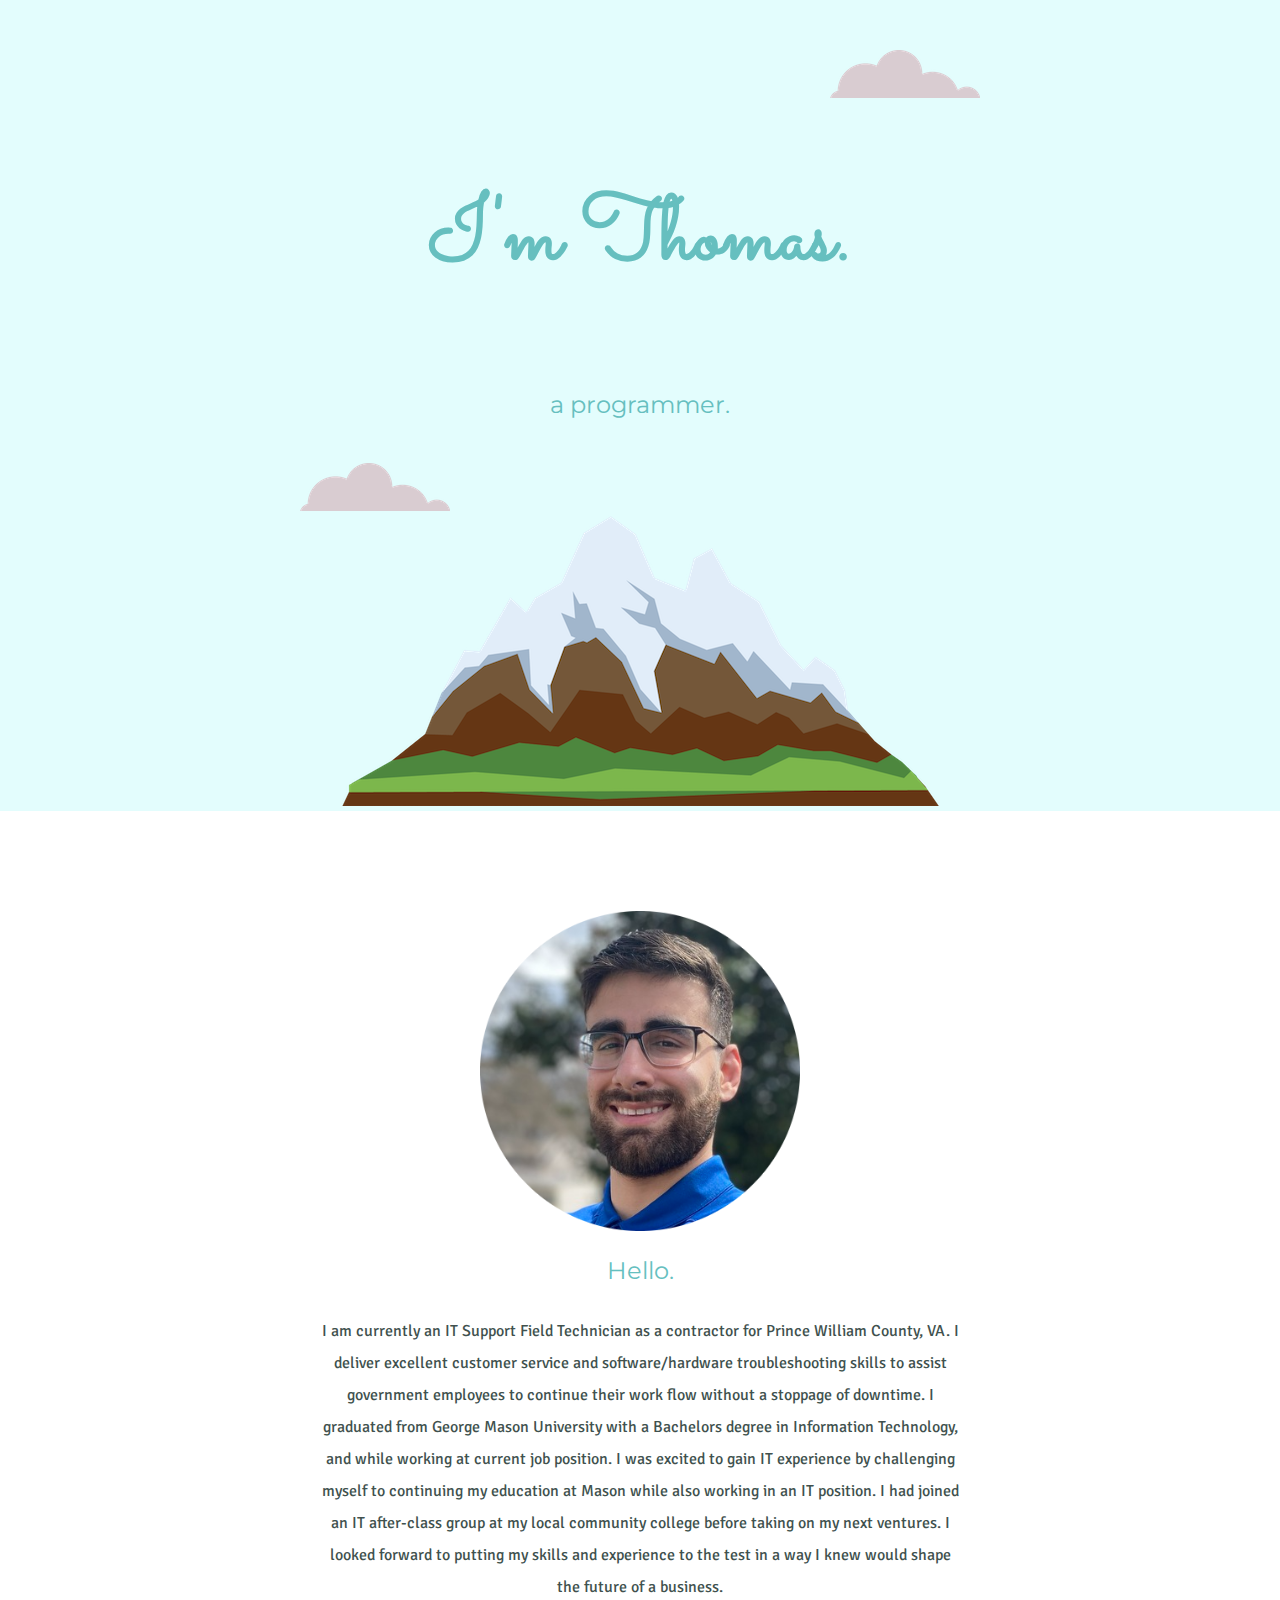
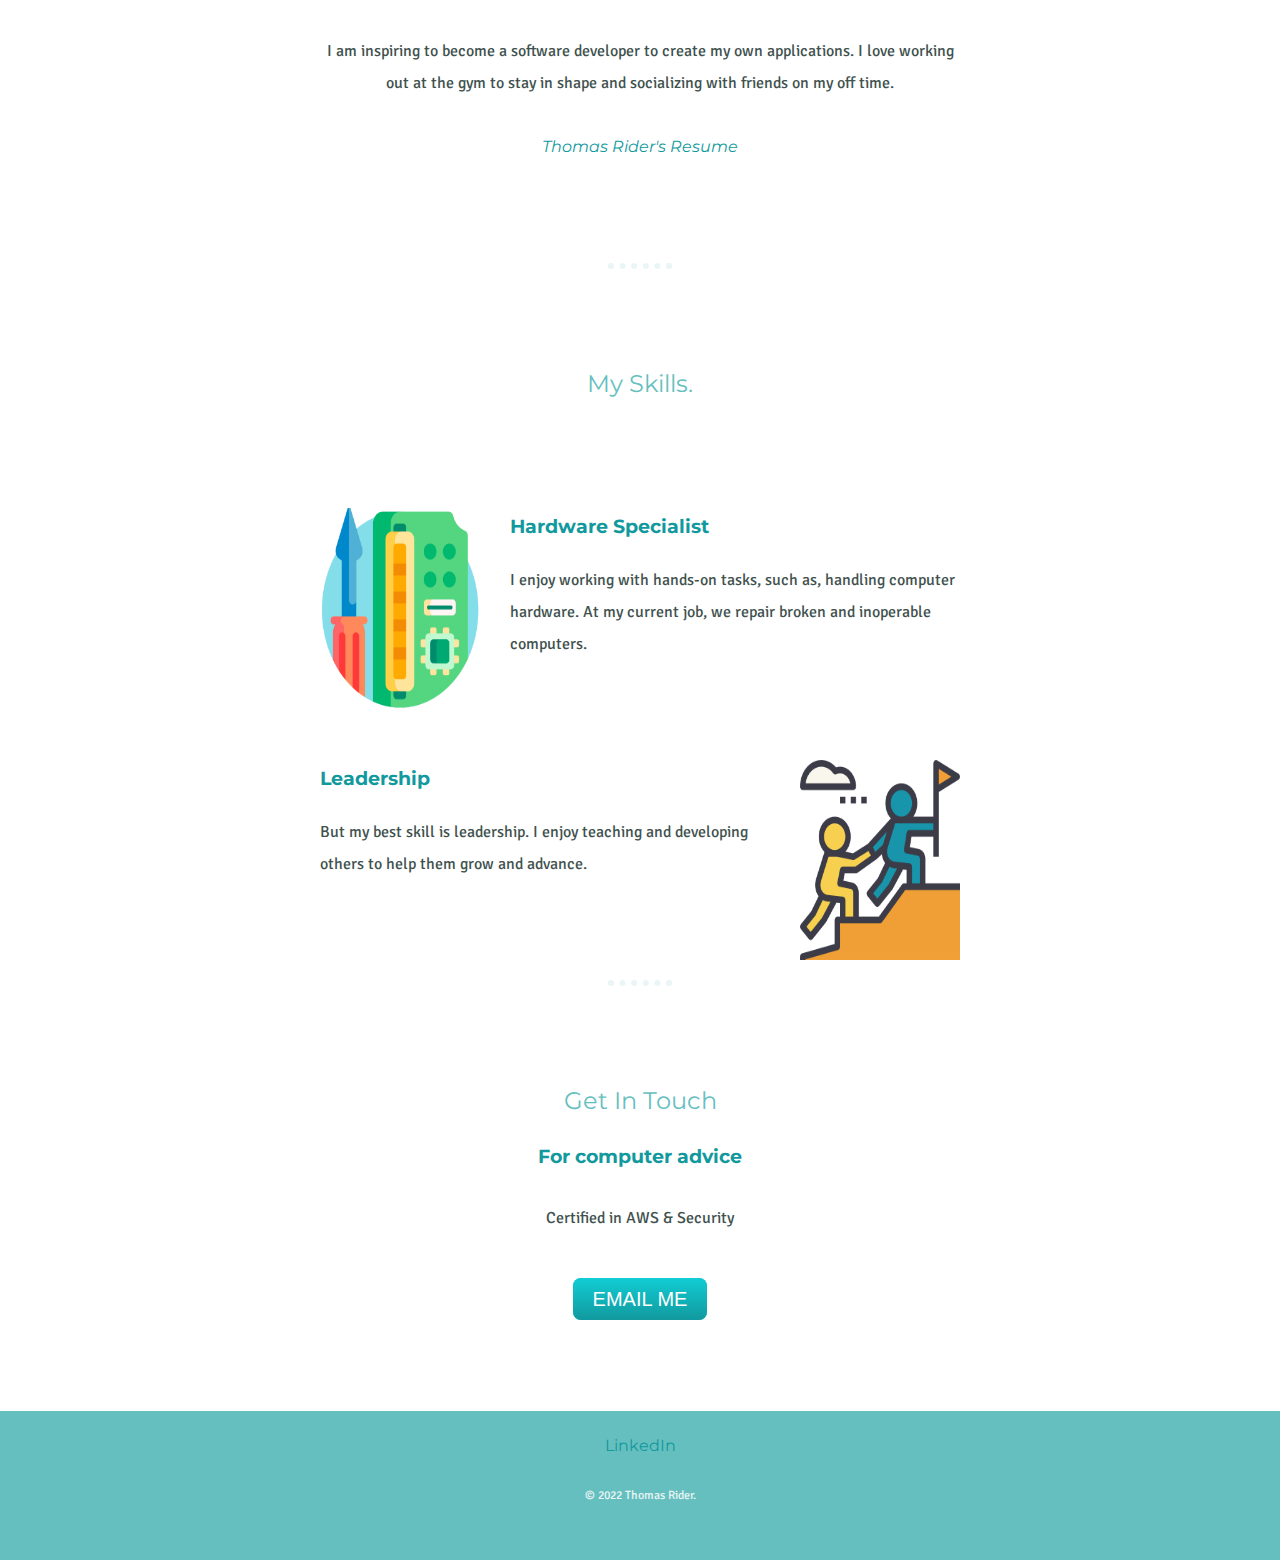
<file: index.html>
<!-- Html div tags are used to divide the body of a website.. these divided sections can be changed in different ways -->
<!-- inline elements only take up the width of the content inside.. while block elements take up the whole width of the
webpage

There are four different display element types:
 1. inline -- width can't be changed.. multiple elements can exist on the same line
 2. block -- width can be changed, but no other elements can exist on the same line
 3. inline-block -- applies the properties of both inline and block.. the best of both worlds
 4. none -- hides the elemnent from the webpage

 Position property:
    4 positions; 1. Static, 2. Relative, 3. Absolute, 4. Fixed
 -->

<!DOCTYPE html>
<html lang="en">
<head>
    <meta charset="UTF-8">
    <title>Thomas Rider</title>
    <link rel="stylesheet" href="css/styles.css">
    <link rel="icon" href="favicon.ico">
    <!-- Imbedd fonts directly into your website.. which will help visitors of your website view your site and see the font
      you intended to use upon the development of the site.. so the website doesnt have any rendering issues.
      -->
    <link rel="preconnect" href="https://fonts.googleapis.com">
    <link rel="preconnect" href="https://fonts.gstatic.com" crossorigin>
    <link href="https://fonts.googleapis.com/css2?family=Montserrat&family=Sacramento&family=Signika&display=swap" rel="stylesheet">
</head>
<body>
    <div class="top-container">
        <img class="top-cloud" src="img/cloud.png" alt="cloud-img">
        <h1>I'm Thomas.</h1>
        <h2>a programmer.</h2>
        <img class="bottom-cloud" src="img/cloud.png" alt="cloud-img">
        <img src="img/mountain.png" alt="mountain-img">
    </div>

    <div class="middle-container">
  <div class="profile">
    <img class="pic" src="profile-pic-1.png" alt="profile-img">
    <h2>Hello.</h2>
    <p class="pic-bio">I am currently an IT Support Field Technician as a contractor for Prince William County, VA. I deliver excellent customer service and software/hardware troubleshooting skills to assist government employees to continue their work flow without a stoppage of downtime. I graduated from George Mason University with a Bachelors degree in Information Technology, and while working at current job position. I was excited to gain IT experience by challenging myself to continuing my education at Mason while also working in an IT position. I had joined an IT after-class group at my local community college before taking on my next ventures. I looked forward to putting my skills and experience to the test in a way I knew would shape the future of a business. <br><br>I am inspiring to become a software developer to create my own applications. I love working out at the gym to stay in shape and socializing with friends on my off time.<br><br>
    <em><a href="resume.html">Thomas Rider's Resume</a></em></p>
  </div>
  <hr>
  <div class="skills">
    <h2>My Skills.</h2>
    <div class="skill-row">
      <img class="hardware-pic" src="hardware.png" alt="hardware-pic">
      <h3>Hardware Specialist</h3>
      <p>I enjoy working with hands-on tasks, such as, handling computer hardware. At my current job, we repair broken and inoperable computers.</p>
    </div>
    <div class="skill-row">
      <img class="leader-pic" src="leadership.png" alt="leader-img">
      <h3>Leadership</h3>
      <p>But my best skill is leadership. I enjoy teaching and developing others to help them grow and advance.</p>
    </div>
  </div>
  <hr>
      <div class="contact-me">
        <h2>Get In Touch</h2>
        <h3>For computer advice</h3>
        <p class="contact-message">Certified in AWS & Security</p>
        <a class="btn" href="mailto:thomas.e.rider@gmail.com">EMAIL ME</a>
      </div>
    </div>


    <div class="bottom-container">
      <a class="footer-link" href="https://www.linkedin.com/in/riderthomas/">LinkedIn</a>
      <!--<a class="footer-link" href="https://twitter.com/">Twitter</a>
      <a class="footer-link" href="https://www.appbrewery.co/">Website</a>-->
      <p class="copyright-text">© 2022 Thomas Rider.</p>
    </div>


</body>
</html>
</file>
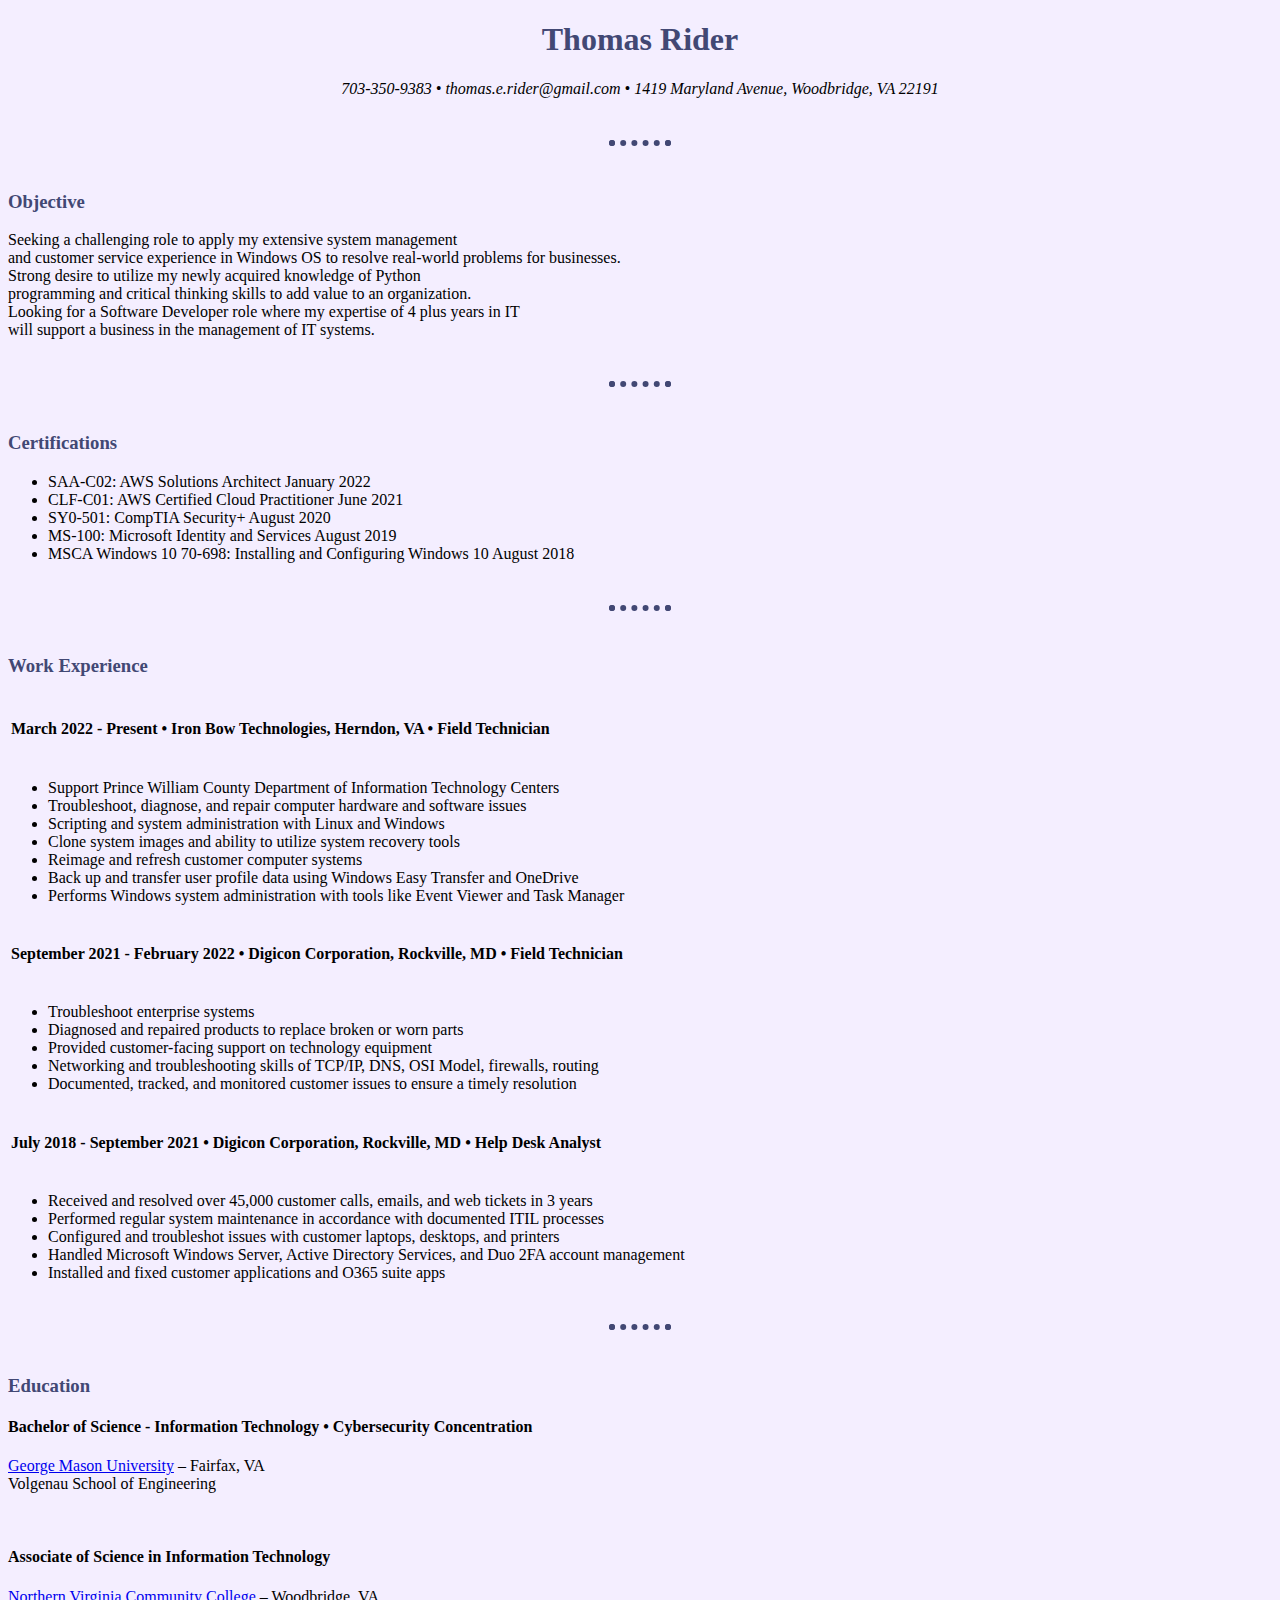
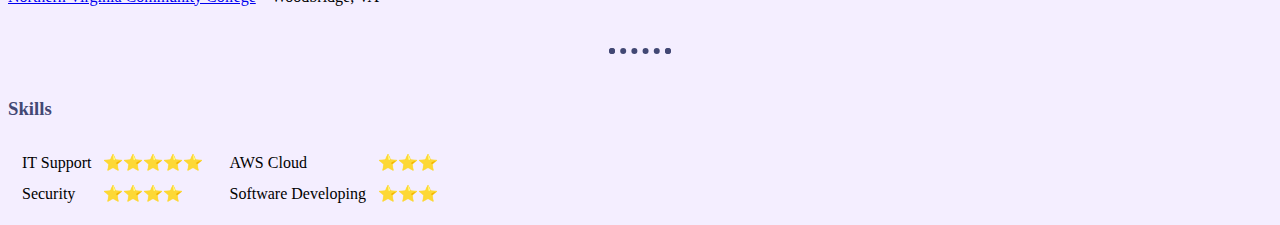
<file: resume.html>
<!-- With HTML you would need to use tables for layouts.. which is inefficient..
you're better off using Cascading Style Sheets (CSS) for styling the markup languages and sites-->
<!-- devdocs.io <-- very useful site for documentation on elements of html and css-->
<!-- how to debug css -  -->
<!DOCTYPE html>
<html lang="en">
    <head>
        <meta charset="UTF-8">
        <title>Thomas Rider</title>
        <link rel="icon" href="favicon.ico">
        <link rel="stylesheet" href="css/styles2.css">
    </head>
    <body>
        <center>
            <h1>Thomas Rider</h1>
            <p><em>703-350-9383 • thomas.e.rider@gmail.com • 1419 Maryland Avenue, Woodbridge, VA 22191</em></p>
        </center>
        <br>
        <hr>
        <br>
        <h3>Objective</h3>
        <p>Seeking a challenging role to apply my extensive system management <br>and customer service experience in Windows OS to resolve real-world problems for businesses.
            <br>Strong desire to utilize my newly acquired knowledge of Python <br>programming and critical thinking skills to add value to an organization.
            <br>Looking for a Software Developer role where my expertise of 4 plus years in IT <br>will support a business in the management of IT systems.</p>
        <br>
        <hr>
        <br>
        <h3>Certifications</h3>
        <ul>
          <li>SAA-C02: AWS Solutions Architect                                                                                                   January 2022</li>
          <li>CLF-C01: AWS Certified Cloud Practitioner                                                                                           June 2021</li>
          <li>SY0-501: CompTIA Security+                                                                                                             August 2020</li>
            <li>MS-100: Microsoft Identity and Services                                                                                             August 2019</li>
            <li>MSCA Windows 10 70-698: Installing and Configuring Windows 10                                                August 2018</li>
        </ul>
        <br>
        <hr>
        <br>
        <h3>Work Experience</h3>
        <table>
            <tbody>
                <tr>
                    <td><h4>March 2022 - Present •</h4></td>
                    <td><h4>Iron Bow Technologies, Herndon, VA •</h4></td>
                    <td><h4>Field Technician</h4></td>
                </tr>
            </tbody>
        </table>
        <ul>
            <li>Support Prince William County Department of Information Technology Centers </li>
            <li>Troubleshoot, diagnose, and repair computer hardware and software issues </li>
            <li>Scripting and system administration with Linux and Windows </li>
            <li>Clone system images and ability to utilize system recovery tools </li>
            <li>Reimage and refresh customer computer systems</li>
            <li>Back up and transfer user profile data using Windows Easy Transfer and OneDrive </li>
            <li>Performs Windows system administration with tools like Event Viewer and Task Manager</li>
        </ul>
        <table>
            <tbody>
                <tr>
                    <td><h4>September 2021 - February 2022 •</h4></td>
                    <td><h4>Digicon Corporation, Rockville, MD •</h4></td>
                    <td><h4>Field Technician</h4></td>
                </tr>
            </tbody>
        </table>
        <ul>
            <li>Troubleshoot enterprise systems</li>
            <li>Diagnosed and repaired products to replace broken or worn parts</li>
            <li>Provided customer-facing support on technology equipment </li>
            <li>Networking and troubleshooting skills of TCP/IP, DNS, OSI Model, firewalls, routing </li>
            <li>Documented, tracked, and monitored customer issues to ensure a timely resolution</li>
        </ul>
        <table>
            <tbody>
                <tr>
                    <td><h4>July 2018 - September 2021 •</h4></td>
                    <td><h4>Digicon Corporation, Rockville, MD •</h4></td>
                    <td><h4>Help Desk Analyst</h4></td>
                </tr>
            </tbody>
        </table>
        <ul>
            <li>Received and resolved over 45,000 customer calls, emails, and web tickets in 3 years </li>
            <li>Performed regular system maintenance in accordance with documented ITIL processes </li>
            <li>Configured and troubleshot issues with customer laptops, desktops, and printers </li>
            <li>Handled Microsoft Windows Server, Active Directory Services, and Duo 2FA account management </li>
            <li>Installed and fixed customer applications and O365 suite apps</li>
        </ul>
        <br>
        <hr>
        <br>
        <h3>Education</h3>
        <h4>Bachelor of Science - Information Technology • Cybersecurity Concentration</h4>
        <p><a href="https://www.gmu.edu/">George Mason University</a> – Fairfax, VA<br>Volgenau School of Engineering</p>
        <br>
        <h4>Associate of Science in Information Technology</h4>
        <p><a href="https://www.nvcc.edu/">Northern Virginia Community College</a> – Woodbridge, VA </p>
        <br>
        <hr>
        <br>
        <h3>Skills</h3>
        <table>
            <tr>
                <td>
                    <table cellspacing="10">
                            <tr>
                                <td>IT Support</td>
                                <td>⭐⭐⭐⭐⭐</td>
                            </tr>
                            <tr>
                                <td>Security</td>
                                <td>⭐⭐⭐⭐</td>
                            </tr>
                    </table>
                </td>
            <td>
                    <table cellspacing="10">
                            <tr>
                                <td>AWS Cloud</td>
                                <td>⭐⭐⭐</td>
                            </tr>
                            <tr>
                                <td>Software Developing</td>
                                <td>⭐⭐⭐</td>
                            </tr>
                    </table>
                </td>
            </tr>
        </table>
    </body>
</html>
</file>
<file: css/styles.css>
.top-container {
    background-color: #E3FDFD;
    position: relative;
    padding-top: 100px;
}

.middle-container{
    margin: 100px 0;
}

body{

    margin: 0;
    text-align: center;
    font-family: 'Signika', sans-serif;
    color: #40514E;

}
h1 {
    margin-top: 50px;
    font-family: 'Sacramento', cursive;
    font-size: 5.625em;
    color: #66BFBF;
    line-height: 2;
}

h2 {
    font-size: 2.5 rem;
    font-family: 'Montserrat', sans-serif;
    color: #66BFBF;
    font-weight: normal;
    padding-bottom: 10px;
}

h3 {
    font-family: 'Montserrat', sans-serif;
    color: #11999E;
}

.bottom-cloud{
    position: absolute;
    left: 300px;
    bottom: 300px;

}

.top-cloud{
    position: absolute;
    right: 300px;
    top: 50px;

}

.hardware-pic {
    height: 200px;
    width: 25%;
    float: left;
    margin-right: 30px;

}

.leader-pic {
    height: 200px;
    width: 25%;
    float: right;
    margin-left: 30px;

}
.pic{
    width: 25%;
}

.pic-bio{
    width: 50%;
    line-height: 2;
    margin: auto;
}

img {
    width: auto;
    max-height: 50%
}

a {
    color: #11999E;
    font-family: 'Montserrat', sans-serif;
    margin: 10px 20px;
    text-decoration: none;
}

a:hover{
    color: #EAF6F6;
}

.skill-row {
    width: 50%;
    margin: 100px auto 100px auto;
    text-align: left;
    line-height: 2;

}

hr{
    border: dotted #EAF6F6 6px;
    width: 4%;
    margin: 100px auto;
    border-bottom: none;
}

.contact-message{
    width: 40%;
    margin: 40px auto 60px;
}

.btn {
  background: #11cdd4;
  background-image: -webkit-linear-gradient(top, #11cdd4, #11999e);
  background-image: -moz-linear-gradient(top, #11cdd4, #11999e);
  background-image: -ms-linear-gradient(top, #11cdd4, #11999e);
  background-image: -o-linear-gradient(top, #11cdd4, #11999e);
  background-image: linear-gradient(to bottom, #11cdd4, #11999e);
  -webkit-border-radius: 8;
  -moz-border-radius: 8;
  border-radius: 8px;
  font-family: Arial;
  color: #ffffff;
  font-size: 20px;
  padding: 10px 20px 10px 20px;
  text-decoration: none;
}

.btn:hover {
  background: #30e3cb;
  background-image: -webkit-linear-gradient(top, #30e3cb, #2bc4ad);
  background-image: -moz-linear-gradient(top, #30e3cb, #2bc4ad);
  background-image: -ms-linear-gradient(top, #30e3cb, #2bc4ad);
  background-image: -o-linear-gradient(top, #30e3cb, #2bc4ad);
  background-image: linear-gradient(to bottom, #30e3cb, #2bc4ad);
  text-decoration: none;
}

.bottom-container{
    background-color: #66BFBF;
    position: relative;
    padding-top: 25px;
    padding-bottom: 25px;


}
.copyright-text{
    color: #EAF6F6;
    font-size: 0.75rem;
    padding: 20px 0;
}
</file>
<file: css/styles2.css>
body {
       background-color: #F4EEFF;
    }

hr {
    border: dotted #424874 6px;
    width: 4%;
    border-bottom: none;

    }

h3 {
    color: #424874;

}

h1 {
    color: #424874;

}
</file>
